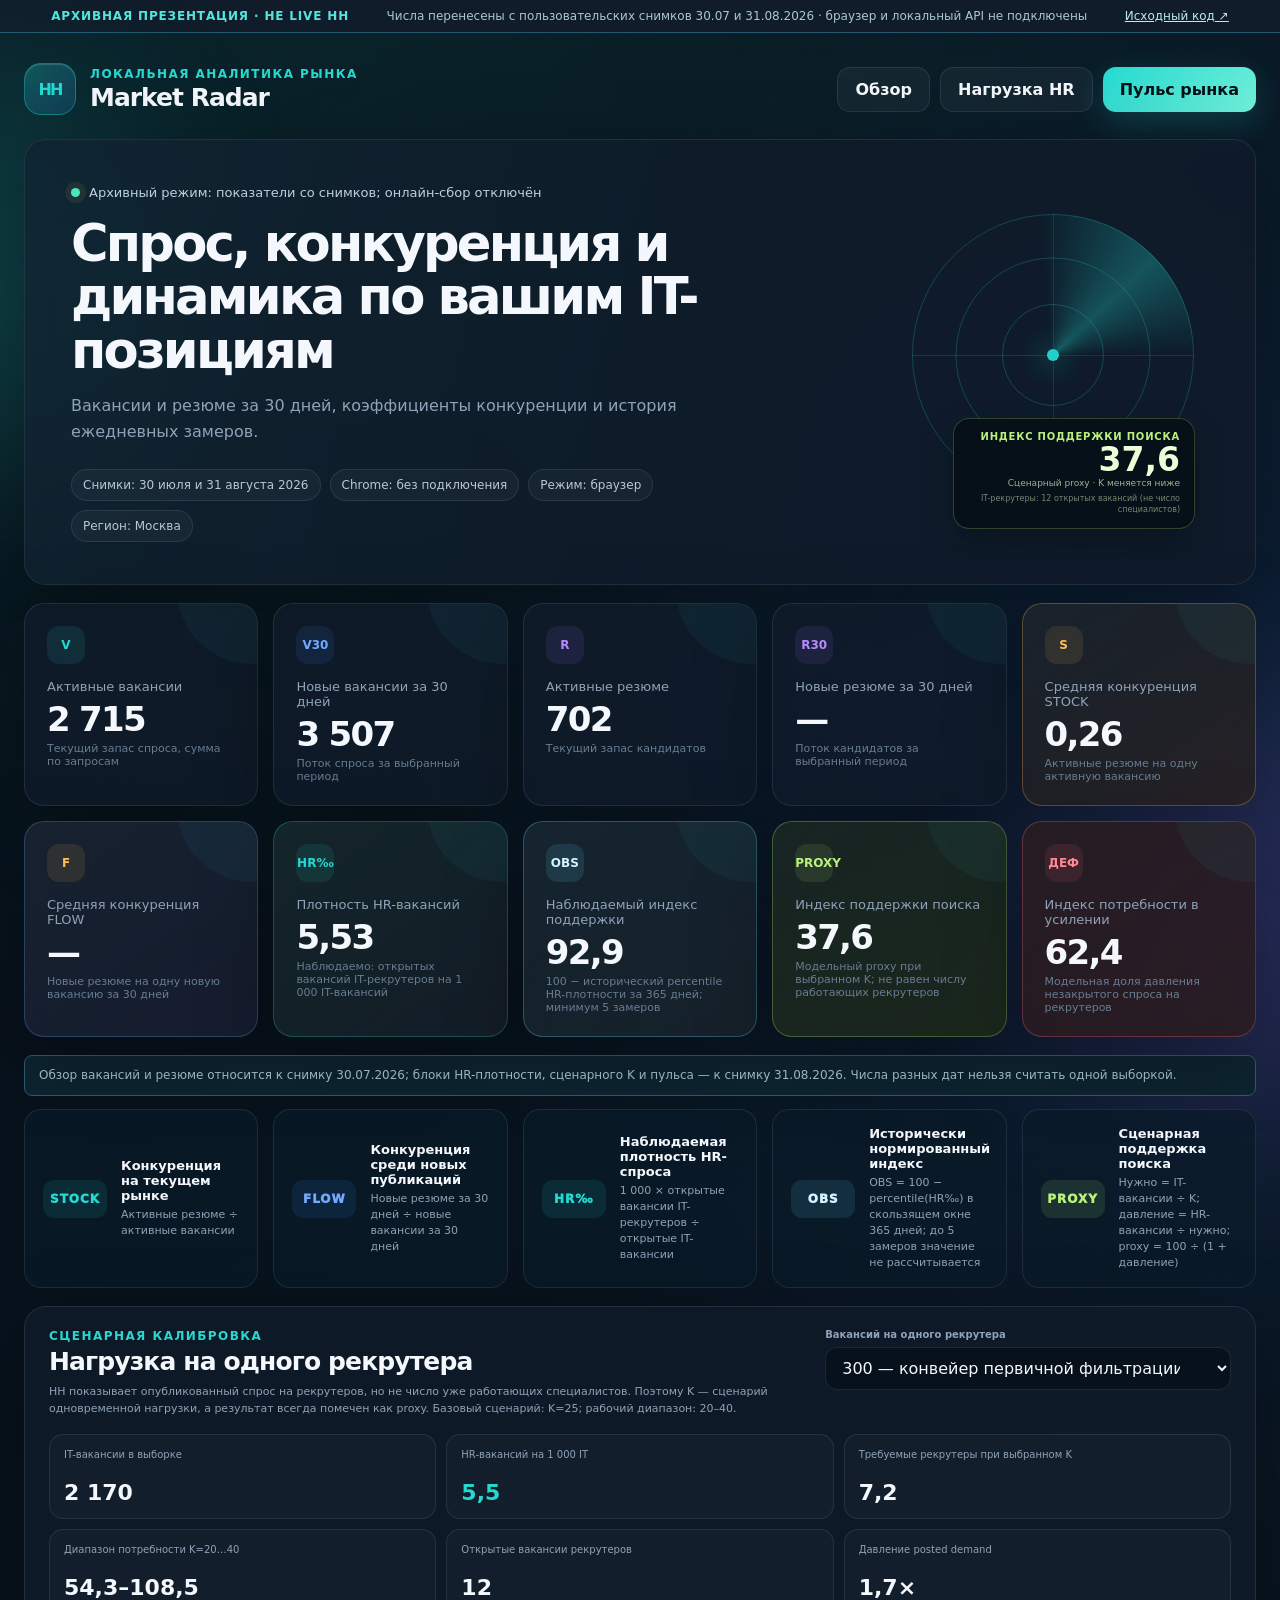
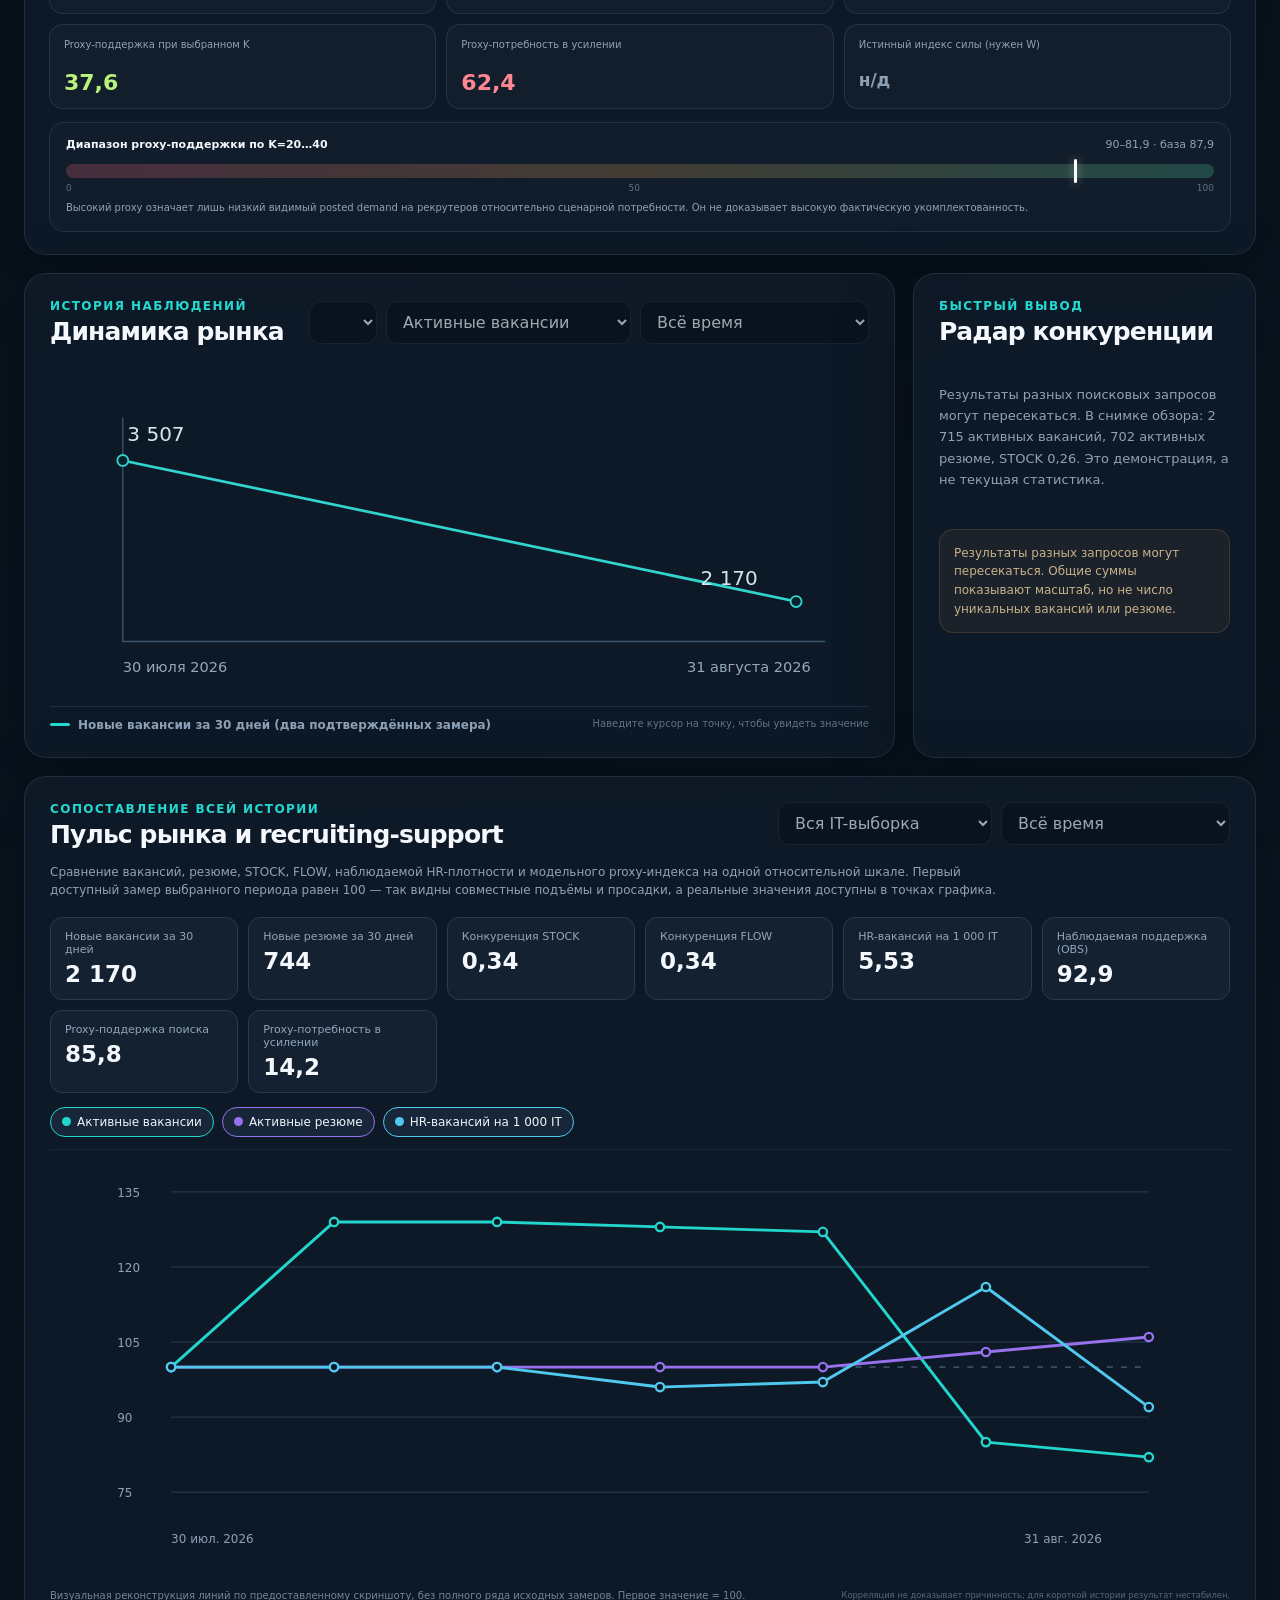
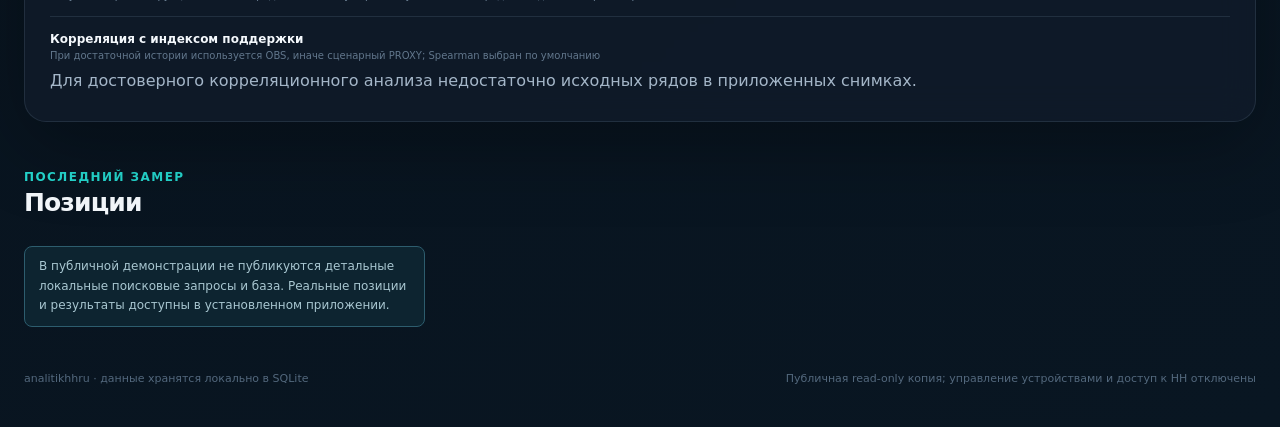
<file: docs/index.html>
<!doctype html>
<html lang="ru">
<head>
  <meta charset="utf-8">
  <meta name="viewport" content="width=device-width, initial-scale=1">
  <meta name="color-scheme" content="dark">
  <title>HH Market Radar — реальная панель / архивный просмотр</title><meta name="description" content="Интерактивная read-only демонстрация HH Market Radar на исходной HTML/CSS-разметке приложения. Показатели из архивных снимков 2026 года."><link rel="canonical" href="https://musikfed.github.io/analitikhhru/">
  <link rel="stylesheet" href="./assets/app.css">
</head>
<body class="snapshot-demo"><div class="snapshot-banner"><strong>АРХИВНАЯ ПРЕЗЕНТАЦИЯ · НЕ LIVE HH</strong><span>Числа перенесены с пользовательских снимков 30.07 и 31.08.2026 · браузер и локальный API не подключены</span><a href="https://github.com/musikfed/analitikhhru">Исходный код ↗</a></div>
  <div class="ambient ambient-one"></div>
  <div class="ambient ambient-two"></div>

  <main class="shell">
    <header class="topbar">
      <div class="brand-wrap">
        <div class="logo" aria-hidden="true"><span>HH</span></div>
        <div>
          <div class="eyebrow">Локальная аналитика рынка</div>
          <h1>Market Radar</h1>
        </div>
      </div>
      <div class="top-actions"><a class="button button-ghost" href="#overview">Обзор</a><a class="button button-ghost" href="#capacity">Нагрузка HR</a><a class="button button-primary" href="#pulse">Пульс рынка</a></div></header>

    <section class="hero panel" id="overview">
      <div class="hero-copy">
        <div class="status-line">
          <span class="status-dot" id="statusDot"></span>
          <span id="statusText">Подключение к локальному серверу…</span>
        </div>
        <h2>Спрос, конкуренция и динамика по вашим IT-позициям</h2>
        <p>Вакансии и резюме за 30 дней, коэффициенты конкуренции и история ежедневных замеров.</p>
        <div class="hero-meta">
          <span class="chip" id="lastUpdated">Последний замер: —</span>
          <span class="chip" id="browserStatus">Chrome-профиль: проверка…</span>
          <span class="chip">Режим: браузер</span>
          <span class="chip">Регион: Москва</span>
        </div>
      </div>
      <div class="radar-stage">
        <div class="radar-art" aria-hidden="true">
          <div class="radar-ring ring-1"></div>
          <div class="radar-ring ring-2"></div>
          <div class="radar-ring ring-3"></div>
          <div class="radar-sweep"></div>
          <div class="radar-core"></div>
        </div>
        <div class="force-index-hud">
          <span>Индекс поддержки поиска</span>
          <strong id="searchSupportHud">—</strong>
          <small id="searchForceStatus">Модельный показатель · истинная мощность неизвестна</small>
          <em id="searchForceRecruiters">IT-рекрутеры: —</em>
        </div>
      </div>
    </section>

    <section class="config-warning panel hidden" id="configWarning">
      <div>
        <strong>Сначала откройте Chrome и войдите в HH</strong>
        <span>Пароль вводится только на официальной странице hh.ru. После входа полностью закройте окно Chrome.</span>
      </div>
      <button class="button button-primary" type="button" id="warningSettingsButton">Подключить HH</button>
    </section>

    <section class="progress-wrap panel hidden" id="progressPanel">
      <div class="progress-head">
        <div>
          <strong id="progressTitle">Собираю данные</strong>
          <span id="progressMessage">Подготовка…</span>
        </div>
        <span id="progressCount">0 / 0</span>
      </div>
      <div class="progress-track"><div class="progress-bar" id="progressBar"></div></div>
    </section>

    <section class="kpi-grid" id="kpiGrid">
      <article class="kpi-card">
        <div class="kpi-icon cyan">V</div>
        <div class="kpi-label">Активные вакансии</div>
        <div class="kpi-value skeleton" data-kpi="vacancy_active_now">—</div>
        <div class="kpi-note">Текущий запас спроса, сумма по запросам</div>
      </article>
      <article class="kpi-card">
        <div class="kpi-icon blue">V30</div>
        <div class="kpi-label">Новые вакансии за 30 дней</div>
        <div class="kpi-value skeleton" data-kpi="vacancy_published_30d">—</div>
        <div class="kpi-note">Поток спроса за выбранный период</div>
      </article>
      <article class="kpi-card">
        <div class="kpi-icon violet">R</div>
        <div class="kpi-label">Активные резюме</div>
        <div class="kpi-value skeleton" data-kpi="resume_active_now">—</div>
        <div class="kpi-note">Текущий запас кандидатов</div>
      </article>
      <article class="kpi-card">
        <div class="kpi-icon violet">R30</div>
        <div class="kpi-label">Новые резюме за 30 дней</div>
        <div class="kpi-value skeleton" data-kpi="resume_active_published_30d">—</div>
        <div class="kpi-note">Поток кандидатов за выбранный период</div>
      </article>
      <article class="kpi-card featured">
        <div class="kpi-icon amber">S</div>
        <div class="kpi-label">Средняя конкуренция STOCK</div>
        <div class="kpi-value skeleton" data-kpi="competition_stock_average">—</div>
        <div class="kpi-note">Активные резюме на одну активную вакансию</div>
      </article>
      <article class="kpi-card featured flow-card">
        <div class="kpi-icon amber">F</div>
        <div class="kpi-label">Средняя конкуренция FLOW</div>
        <div class="kpi-value skeleton" data-kpi="competition_flow_average">—</div>
        <div class="kpi-note">Новые резюме на одну новую вакансию за 30 дней</div>
      </article>
      <article class="kpi-card featured density-card">
        <div class="kpi-icon density">HR‰</div>
        <div class="kpi-label">Плотность HR-вакансий</div>
        <div class="kpi-value skeleton" data-kpi="hr_vacancy_density">—</div>
        <div class="kpi-note">Наблюдаемо: открытых вакансий IT-рекрутеров на 1 000 IT-вакансий</div>
      </article>
      <article class="kpi-card featured observed-card">
        <div class="kpi-icon observed">OBS</div>
        <div class="kpi-label">Наблюдаемый индекс поддержки</div>
        <div class="kpi-value skeleton" data-kpi="observed_support_score">—</div>
        <div class="kpi-note">100 − исторический percentile HR-плотности за 365 дней; минимум 5 замеров</div>
      </article>
      <article class="kpi-card featured force-card">
        <div class="kpi-icon force">PROXY</div>
        <div class="kpi-label">Индекс поддержки поиска</div>
        <div class="kpi-value skeleton" data-kpi="proxy_support_index">—</div>
        <div class="kpi-note">Модельный proxy при выбранном K; не равен числу работающих рекрутеров</div>
      </article>
      <article class="kpi-card featured deficit-card">
        <div class="kpi-icon deficit">ДЕФ</div>
        <div class="kpi-label">Индекс потребности в усилении</div>
        <div class="kpi-value skeleton" data-kpi="proxy_deficit_index">—</div>
        <div class="kpi-note">Модельная доля давления незакрытого спроса на рекрутеров</div>
      </article>
    </section>

    <section class="formula-grid" aria-label="Формулы коэффициентов конкуренции">
      <article class="formula-card stock-formula">
        <div class="formula-tag">STOCK</div>
        <div>
          <strong>Конкуренция на текущем рынке</strong>
          <span>Активные резюме ÷ активные вакансии</span>
        </div>
      </article>
      <article class="formula-card flow-formula">
        <div class="formula-tag">FLOW</div>
        <div>
          <strong>Конкуренция среди новых публикаций</strong>
          <span>Новые резюме за 30 дней ÷ новые вакансии за 30 дней</span>
        </div>
      </article>
      <article class="formula-card density-formula">
        <div class="formula-tag">HR‰</div>
        <div>
          <strong>Наблюдаемая плотность HR-спроса</strong>
          <span>1 000 × открытые вакансии IT-рекрутеров ÷ открытые IT-вакансии</span>
        </div>
      </article>
      <article class="formula-card observed-formula">
        <div class="formula-tag">OBS</div>
        <div>
          <strong>Исторически нормированный индекс</strong>
          <span>OBS = 100 − percentile(HR‰) в скользящем окне 365 дней; до 5 замеров значение не рассчитывается</span>
        </div>
      </article>
      <article class="formula-card force-formula">
        <div class="formula-tag">PROXY</div>
        <div>
          <strong>Сценарная поддержка поиска</strong>
          <span>Нужно = IT-вакансии ÷ K; давление = HR-вакансии ÷ нужно; proxy = 100 ÷ (1 + давление)</span>
        </div>
      </article>
    </section>

    <section id="capacity" class="panel force-model-panel" aria-labelledby="forceModelTitle">
      <div class="force-model-head">
        <div>
          <div class="eyebrow">Сценарная калибровка</div>
          <h3 id="forceModelTitle">Нагрузка на одного рекрутера</h3>
          <p>HH показывает опубликованный спрос на рекрутеров, но не число уже работающих специалистов. Поэтому K — сценарий одновременной нагрузки, а результат всегда помечен как proxy. Базовый сценарий: K=25; рабочий диапазон: 20–40.</p>
        </div>
        <label class="capacity-control">
          <span>Вакансий на одного рекрутера</span>
          <select id="capacitySelect" aria-label="Норма вакансий на одного рекрутера">
            <option value="15">15 — high-touch / нишевые роли</option>
            <option value="20">20 — сложный IT, активный сорсинг</option>
            <option value="25">25 — базовый IT-сценарий</option>
            <option value="30">30 — умеренно высокая нагрузка</option>
            <option value="40">40 — стрессовый сценарий</option>
            <option value="60">60 — массовый / автоматизированный</option>
            <option value="100">100 — legacy-сравнение</option>
            <option value="300">300 — конвейер первичной фильтрации</option>
          </select>
        </label>
      </div>
      <div class="force-model-grid">
        <div class="model-stat"><span>IT-вакансии в выборке</span><strong id="modelTargetVacancies">—</strong></div>
        <div class="model-stat density"><span>HR-вакансий на 1 000 IT</span><strong id="modelHrDensity">—</strong></div>
        <div class="model-stat"><span>Требуемые рекрутеры при выбранном K</span><strong id="modelRequiredRecruiters">—</strong></div>
        <div class="model-stat"><span>Диапазон потребности K=20…40</span><strong id="modelRequiredRange">—</strong></div>
        <div class="model-stat"><span>Открытые вакансии рекрутеров</span><strong id="modelOpenRecruiterVacancies">—</strong></div>
        <div class="model-stat"><span>Давление posted demand</span><strong id="modelRecruitingPressure">—</strong></div>
        <div class="model-stat force"><span>Proxy-поддержка при выбранном K</span><strong id="modelForceIndex">—</strong></div>
        <div class="model-stat deficit"><span>Proxy-потребность в усилении</span><strong id="modelDeficitIndex">—</strong></div>
        <div class="model-stat unavailable"><span>Истинный индекс силы (нужен W)</span><strong id="modelTrueIndex">н/д</strong></div>
      </div>
      <div class="scenario-band-card">
        <div class="scenario-band-head"><strong>Диапазон proxy-поддержки по K=20…40</strong><span id="modelProxyRange">—</span></div>
        <div class="scenario-track" aria-label="Диапазон сценарного proxy-индекса">
          <div class="scenario-range" id="scenarioRange"></div>
          <div class="scenario-marker" id="scenarioBaseMarker" title="Базовый K=25"></div>
        </div>
        <div class="scenario-axis"><span>0</span><span>50</span><span>100</span></div>
        <p>Высокий proxy означает лишь низкий видимый posted demand на рекрутеров относительно сценарной потребности. Он не доказывает высокую фактическую укомплектованность.</p>
      </div>
    </section>

    <section class="workspace-grid">
      <article class="panel chart-panel">
        <div class="section-head">
          <div>
            <div class="eyebrow">История наблюдений</div>
            <h3>Динамика рынка</h3>
          </div>
          <div class="chart-controls">
            <select id="querySelect" aria-label="Специальность"></select>
            <select id="metricSelect" aria-label="Показатель">
              <option value="vacancy_active_now">Активные вакансии</option>
              <option value="vacancy_published_30d">Новые вакансии за 30 дней</option>
              <option value="resume_active_now">Активные резюме</option>
              <option value="resume_active_published_30d">Новые резюме за 30 дней</option>
              <option value="competition_stock">Конкуренция STOCK</option>
              <option value="competition_flow">Конкуренция FLOW за 30 дней</option>
            </select>
            <select id="historyRangeSelect" aria-label="Период истории">
              <option value="1d">Последние 24 часа</option>
              <option value="7d">Последние 7 дней</option>
              <option value="all" selected>Всё время</option>
            </select>
          </div>
        </div>
        <div class="chart-wrap" id="chartWrap">
          <svg id="historyChart" viewBox="0 0 900 340" role="img" aria-label="График динамики"></svg>
          <div class="chart-empty hidden" id="chartEmpty">Для графика нужны замеры хотя бы за две даты.</div>
        </div>
        <div class="chart-legend">
          <span><i></i><b id="chartLegend">Показатель</b></span>
          <small>Наведите курсор на точку, чтобы увидеть значение</small>
        </div>
      </article>

      <aside class="panel insight-panel">
        <div class="eyebrow">Быстрый вывод</div>
        <h3>Радар конкуренции</h3>
        <div id="insights" class="insights"></div>
        <div class="notice">
          Результаты разных запросов могут пересекаться. Общие суммы показывают масштаб, но не число уникальных вакансий или резюме.
        </div>
      </aside>
    </section>

    <section id="pulse" class="panel pulse-panel" aria-labelledby="pulseTitle">
      <div class="section-head pulse-head">
        <div>
          <div class="eyebrow">Сопоставление всей истории</div>
          <h3 id="pulseTitle">Пульс рынка и recruiting-support</h3>
        </div>
        <div class="chart-controls pulse-controls">
          <select id="pulseScopeSelect" aria-label="Срез аналитики">
            <option value="market">Вся IT-выборка</option>
            <option value="hr">HR / IT-рекрутинг</option>
          </select>
          <select id="pulseRangeSelect" aria-label="Период пульса">
            <option value="1d">Последние 24 часа</option>
            <option value="7d">Последние 7 дней</option>
            <option value="all" selected>Всё время</option>
          </select>
        </div>
      </div>

      <p class="pulse-intro">
        Сравнение вакансий, резюме, STOCK, FLOW, наблюдаемой HR-плотности и модельного proxy-индекса на одной относительной шкале.
        Первый доступный замер выбранного периода равен 100 — так видны совместные подъёмы и просадки,
        а реальные значения доступны в точках графика.
      </p>

      <div class="pulse-latest" id="pulseLatest"></div>
      <div class="series-toggles" id="pulseSeriesToggles" aria-label="Линии графика"></div>

      <div class="pulse-chart-wrap">
        <svg id="pulseChart" viewBox="0 0 1100 430" role="img" aria-label="Сравнительный график пульса рынка и HR"></svg>
        <div class="chart-empty hidden" id="pulseEmpty">Для сравнения нужны сохранённые замеры.</div>
      </div>

      <div class="pulse-foot">
        <span id="pulseCoverageNote">Связь рассчитывается только по доступным совпадающим или лагированным замерам.</span>
        <small>Корреляция не доказывает причинность; для короткой истории результат нестабилен.</small>
      </div>

      <div class="correlation-section">
        <div class="correlation-title">
          <div><strong>Корреляция с индексом поддержки</strong><span>При достаточной истории используется OBS, иначе сценарный PROXY; Spearman выбран по умолчанию</span></div>
          <div class="correlation-controls">
            <select id="correlationMethodSelect" aria-label="Метод корреляции">
              <option value="spearman" selected>Spearman</option>
              <option value="pearson">Pearson</option>
            </select>
            <select id="correlationLagSelect" aria-label="Лаг корреляции">
              <option value="0" selected>Лаг 0 дней</option>
              <option value="7">Proxy опережает на 7 дней</option>
              <option value="14">Proxy опережает на 14 дней</option>
              <option value="30">Proxy опережает на 30 дней</option>
            </select>
          </div>
        </div>
        <div class="correlation-grid" id="pulseCorrelations"></div>
      </div>
    </section>

    <section class="positions-section" id="positions">
      <div class="section-head positions-head">
        <div>
          <div class="eyebrow">Последний замер</div>
          <h3>Позиции</h3>
        </div>
        <label class="search-box">
          <span>⌕</span>
          <input id="positionSearch" type="search" placeholder="Фильтр по названию">
        </label>
      </div>
      <div class="position-grid" id="positionGrid"></div>
      <div class="empty-state hidden" id="emptyState">
        <div class="empty-icon">↻</div>
        <h3>Данных пока нет</h3>
        <p>Подробные результаты позиций есть только в локальной базе.</p>
        <button class="button button-primary" type="button" id="emptyCollectButton">Выполнить первый сбор</button>
      </div>
    </section>

    <section class="panel error-panel hidden" id="errorPanel">
      <div class="section-head">
        <div>
          <div class="eyebrow">Диагностика</div>
          <h3>Предупреждения браузерного сбора</h3>
        </div>
      </div>
      <div id="errorList"></div>
    </section>

    <footer>
      <span>analitikhhru · данные хранятся локально в SQLite</span>
      <span>Публичная read-only копия; управление устройствами и доступ к HH отключены</span>
    </footer>
  </main>

  
  <script defer src="./assets/snapshot.js"></script>
</body>
</html>
</file>
<file: docs/assets/app.css>
:root {
  --bg: #071019;
  --panel: rgba(16, 28, 42, 0.82);
  --panel-strong: rgba(18, 33, 49, 0.96);
  --line: rgba(148, 177, 206, 0.14);
  --text: #f4f8fc;
  --muted: #8fa3b8;
  --cyan: #25d9d0;
  --blue: #398cff;
  --violet: #9b6cff;
  --amber: #ffbd59;
  --green: #53e3a6;
  --red: #ff6b7a;
  --radius: 22px;
  --shadow: 0 22px 80px rgba(0, 0, 0, 0.30);
  font-family: Inter, ui-sans-serif, system-ui, -apple-system, BlinkMacSystemFont, "Segoe UI", sans-serif;
}

* { box-sizing: border-box; }
html { min-width: 320px; background: var(--bg); }
body {
  margin: 0;
  min-height: 100vh;
  color: var(--text);
  background:
    radial-gradient(circle at 15% -10%, rgba(37, 217, 208, 0.12), transparent 34%),
    radial-gradient(circle at 100% 20%, rgba(57, 140, 255, 0.12), transparent 28%),
    linear-gradient(145deg, #071019 0%, #08131e 48%, #091622 100%);
  overflow-x: hidden;
}

button, input, select { font: inherit; }
button, a { -webkit-tap-highlight-color: transparent; }
a { color: inherit; text-decoration: none; }

.ambient { position: fixed; border-radius: 50%; filter: blur(90px); pointer-events: none; opacity: .18; }
.ambient-one { width: 380px; height: 380px; background: var(--cyan); top: 10%; left: -220px; }
.ambient-two { width: 420px; height: 420px; background: var(--violet); bottom: -220px; right: -180px; }

.shell { width: min(1480px, calc(100% - 48px)); margin: 0 auto; padding: 30px 0 42px; position: relative; z-index: 1; }
.topbar { display: flex; align-items: center; justify-content: space-between; gap: 20px; margin-bottom: 24px; }
.brand-wrap { display: flex; align-items: center; gap: 14px; }
.logo {
  width: 52px; height: 52px; border-radius: 17px; display: grid; place-items: center;
  background: linear-gradient(145deg, rgba(37,217,208,.26), rgba(57,140,255,.17));
  border: 1px solid rgba(37,217,208,.34); box-shadow: inset 0 1px 0 rgba(255,255,255,.14);
}
.logo span { font-weight: 900; letter-spacing: -2px; color: var(--cyan); }
.eyebrow { color: var(--cyan); font-size: 12px; font-weight: 800; letter-spacing: .12em; text-transform: uppercase; }
h1 { margin: 2px 0 0; font-size: 25px; letter-spacing: -.04em; }
h2 { margin: 16px 0 10px; font-size: clamp(31px, 4vw, 52px); line-height: 1.04; letter-spacing: -.055em; max-width: 820px; }
h3 { margin: 4px 0 0; font-size: 25px; letter-spacing: -.035em; }
p { color: var(--muted); line-height: 1.65; }

.top-actions { display: flex; gap: 10px; }
.button {
  border: 0; border-radius: 13px; padding: 12px 17px; font-weight: 800; cursor: pointer;
  display: inline-flex; align-items: center; justify-content: center; gap: 9px; transition: .2s ease;
}
.button:hover { transform: translateY(-1px); }
.button:disabled { opacity: .55; cursor: not-allowed; transform: none; }
.button-primary { color: #041316; background: linear-gradient(135deg, var(--cyan), #72f0d9); box-shadow: 0 10px 34px rgba(37,217,208,.2); }
.button-ghost { color: var(--text); background: rgba(255,255,255,.045); border: 1px solid var(--line); }
.button-icon { font-size: 18px; line-height: 1; }
.button.loading .button-icon { animation: spin 1s linear infinite; }
@keyframes spin { to { transform: rotate(360deg); } }

.panel { background: var(--panel); border: 1px solid var(--line); border-radius: var(--radius); box-shadow: var(--shadow); backdrop-filter: blur(18px); }
.hero { min-height: 320px; padding: 42px 46px; display: flex; align-items: center; justify-content: space-between; overflow: hidden; position: relative; }
.hero::before { content: ""; position: absolute; inset: 0; background: linear-gradient(105deg, rgba(37,217,208,.04), transparent 58%); pointer-events: none; }
.hero-copy { position: relative; z-index: 2; }
.hero-copy > p { max-width: 720px; font-size: 16px; }
.status-line { display: inline-flex; align-items: center; gap: 9px; color: #bed0df; font-size: 13px; }
.status-dot { width: 9px; height: 9px; border-radius: 50%; background: var(--amber); box-shadow: 0 0 0 6px rgba(255,189,89,.08); }
.status-dot.ok { background: var(--green); box-shadow: 0 0 0 6px rgba(83,227,166,.08); }
.status-dot.error { background: var(--red); box-shadow: 0 0 0 6px rgba(255,107,122,.08); }
.hero-meta { display: flex; flex-wrap: wrap; gap: 9px; margin-top: 23px; }
.chip { padding: 8px 11px; border: 1px solid var(--line); background: rgba(255,255,255,.035); color: #b9c8d6; border-radius: 999px; font-size: 12px; }

.radar-stage { width: 430px; height: 330px; position: relative; flex: 0 0 430px; margin-right: 6px; }
.radar-art { width: 300px; height: 300px; position: absolute; right: 0; top: 8px; opacity: .95; }
.radar-ring { position: absolute; border: 1px solid rgba(37,217,208,.25); border-radius: 50%; inset: 50%; transform: translate(-50%, -50%); }
.ring-1 { width: 94%; height: 94%; }
.ring-2 { width: 65%; height: 65%; }
.ring-3 { width: 34%; height: 34%; }
.radar-art::before, .radar-art::after { content: ""; position: absolute; background: rgba(37,217,208,.16); }
.radar-art::before { width: 1px; height: 94%; left: 50%; top: 3%; }
.radar-art::after { height: 1px; width: 94%; top: 50%; left: 3%; }
.radar-sweep {
  position: absolute; inset: 3%; border-radius: 50%;
  background: conic-gradient(from 90deg, transparent 0 73%, rgba(37,217,208,.32) 88%, transparent 100%);
  animation: radar 5s linear infinite;
}
.radar-core { position: absolute; width: 12px; height: 12px; border-radius: 50%; background: var(--cyan); box-shadow: 0 0 28px var(--cyan); left: calc(50% - 6px); top: calc(50% - 6px); }
@keyframes radar { to { transform: rotate(360deg); } }

.progress-wrap { margin-top: 16px; padding: 18px 22px; }
.progress-head { display: flex; justify-content: space-between; gap: 20px; margin-bottom: 12px; }
.progress-head strong { display: block; font-size: 14px; }
.progress-head span { color: var(--muted); font-size: 12px; }
.progress-track { height: 7px; border-radius: 10px; background: rgba(255,255,255,.06); overflow: hidden; }
.progress-bar { height: 100%; width: 0; background: linear-gradient(90deg, var(--cyan), var(--blue)); border-radius: inherit; transition: width .3s ease; }

.kpi-grid { display: grid; grid-template-columns: repeat(auto-fit, minmax(210px, 1fr)); gap: 15px; margin: 18px 0; }
.kpi-card { min-height: 172px; padding: 22px; border-radius: 20px; background: var(--panel); border: 1px solid var(--line); box-shadow: var(--shadow); position: relative; overflow: hidden; }
.kpi-card::after { content: ""; position: absolute; width: 150px; height: 150px; border-radius: 50%; top: -90px; right: -70px; background: rgba(37,217,208,.05); }
.kpi-card.featured { border-color: rgba(255,189,89,.28); background: linear-gradient(145deg, rgba(26,35,46,.96), rgba(39,31,25,.78)); }
.kpi-card.flow-card { border-color: rgba(114,170,255,.25); background: linear-gradient(145deg, rgba(24,34,48,.96), rgba(24,31,50,.82)); }
.kpi-icon { width: 38px; height: 38px; display: grid; place-items: center; border-radius: 12px; font-size: 12px; font-weight: 900; margin-bottom: 15px; }
.kpi-icon.cyan { color: var(--cyan); background: rgba(37,217,208,.1); }
.kpi-icon.blue { color: #72aaff; background: rgba(57,140,255,.1); }
.kpi-icon.violet { color: #b58aff; background: rgba(155,108,255,.1); }
.kpi-icon.amber { color: var(--amber); background: rgba(255,189,89,.1); }
.kpi-icon.observed { color: #d3f5ff; background: rgba(100,215,255,.12); }
.kpi-card.observed-card { border-color: rgba(100,215,255,.28); background: linear-gradient(145deg, rgba(22,37,48,.96), rgba(25,35,44,.82)); }
.kpi-icon.force { color: #b8f27c; background: rgba(184,242,124,.1); }
.kpi-icon.density { color: var(--cyan); background: rgba(37,217,208,.1); }
.kpi-card.density-card { border-color: rgba(37,217,208,.25); background: linear-gradient(145deg, rgba(20,38,43,.96), rgba(22,31,41,.82)); }
.kpi-icon.deficit { color: #ff8794; background: rgba(255,107,122,.1); }
.kpi-card.deficit-card { border-color: rgba(255,107,122,.28); background: linear-gradient(145deg, rgba(39,28,35,.96), rgba(42,26,28,.82)); }
.kpi-card.force-card { border-color: rgba(184,242,124,.28); background: linear-gradient(145deg, rgba(24,37,36,.96), rgba(30,42,24,.82)); }
.kpi-label { color: var(--muted); font-size: 13px; }
.kpi-value { margin: 5px 0 3px; font-size: 34px; font-weight: 900; letter-spacing: -.05em; }
.kpi-note { color: #687d92; font-size: 11px; }

.formula-grid { display: grid; grid-template-columns: repeat(5, minmax(0, 1fr)); gap: 15px; margin: -2px 0 18px; }
.formula-card { display: flex; align-items: center; gap: 14px; padding: 16px 18px; border-radius: 17px; border: 1px solid var(--line); background: rgba(11,27,41,.72); }
.formula-tag { min-width: 64px; height: 38px; display: grid; place-items: center; border-radius: 11px; font-size: 12px; font-weight: 950; letter-spacing: .08em; }
.stock-formula .formula-tag { color: var(--cyan); background: rgba(37,217,208,.10); }
.flow-formula .formula-tag { color: #72aaff; background: rgba(57,140,255,.11); }
.density-formula .formula-tag { color: var(--cyan); background: rgba(37,217,208,.10); }
.observed-formula .formula-tag { color: #d3f5ff; background: rgba(100,215,255,.11); }
.force-formula .formula-tag { color: #b8f27c; background: rgba(184,242,124,.11); }
.formula-card strong { display: block; font-size: 13px; margin-bottom: 4px; }
.formula-card span { display: block; color: var(--muted); font-size: 11px; line-height: 1.45; }

.force-model-panel { margin: 0 0 18px; padding: 22px 24px; }
.force-model-head { display: flex; justify-content: space-between; align-items: flex-start; gap: 24px; }
.force-model-head p { max-width: 760px; margin: 7px 0 0; font-size: 11px; line-height: 1.55; }
.capacity-control { display: grid; gap: 7px; min-width: 280px; }
.capacity-control span { color: var(--muted); font-size: 10px; font-weight: 800; }
.capacity-control select { max-width: none; width: 100%; }
.force-model-grid { display: grid; grid-template-columns: repeat(3, minmax(160px,1fr)); gap: 10px; margin-top: 17px; }
.model-stat { padding: 13px 14px; border: 1px solid var(--line); border-radius: 14px; background: rgba(255,255,255,.025); }
.model-stat span { display: block; min-height: 28px; color: var(--muted); font-size: 10px; line-height: 1.35; }
.model-stat strong { display: block; margin-top: 4px; font-size: 22px; }
.model-stat.density strong { color: var(--cyan); }
.model-stat.force strong { color: #b8f27c; }
.model-stat.deficit strong { color: #ff8794; }
.model-stat.unavailable strong { color: #8ba0b4; font-size: 17px; }
.scenario-band-card { margin-top: 13px; padding: 15px 16px; border: 1px solid var(--line); border-radius: 15px; background: rgba(255,255,255,.02); }
.scenario-band-head { display:flex; justify-content:space-between; gap:16px; font-size:11px; }
.scenario-band-head span { color:var(--muted); }
.scenario-track { position:relative; height:14px; margin-top:13px; border-radius:999px; background:linear-gradient(90deg, rgba(255,107,122,.22), rgba(255,189,89,.20), rgba(83,227,166,.22)); overflow:visible; }
.scenario-range { position:absolute; top:2px; height:10px; border-radius:999px; background:rgba(184,242,124,.75); box-shadow:0 0 14px rgba(184,242,124,.28); }
.scenario-marker { position:absolute; top:-5px; width:3px; height:24px; border-radius:3px; background:#fff; box-shadow:0 0 10px rgba(255,255,255,.45); transform:translateX(-1px); }
.scenario-axis { display:flex; justify-content:space-between; margin-top:5px; color:#60758a; font-size:9px; }
.scenario-band-card p { margin:8px 0 0; font-size:10px; line-height:1.45; }

.workspace-grid { display: grid; grid-template-columns: minmax(0, 1.65fr) minmax(300px, .65fr); gap: 18px; }
.chart-panel, .insight-panel { padding: 25px; min-height: 480px; }
.section-head { display: flex; align-items: center; justify-content: space-between; gap: 18px; }
.chart-controls { display: flex; gap: 9px; }
select, .search-box { border: 1px solid var(--line); background: rgba(6,15,24,.72); color: var(--text); border-radius: 12px; }
select { padding: 10px 34px 10px 12px; max-width: 245px; }
.chart-wrap { height: 340px; margin-top: 20px; position: relative; }
#historyChart { width: 100%; height: 100%; overflow: visible; }
.chart-empty { position: absolute; inset: 0; display: grid; place-items: center; color: var(--muted); text-align: center; padding: 20px; }
.chart-legend { display: flex; justify-content: space-between; color: var(--muted); font-size: 12px; padding-top: 11px; border-top: 1px solid var(--line); }
.chart-legend span { display: inline-flex; align-items: center; gap: 8px; }
.chart-legend i { width: 20px; height: 3px; border-radius: 9px; background: var(--cyan); }
.chart-legend small { color: #61758a; }
.chart-tooltip { pointer-events: none; }

.insights { display: grid; gap: 12px; margin: 25px 0; }
.insight-item { display: grid; grid-template-columns: 42px 1fr; gap: 12px; align-items: center; padding: 13px; border-radius: 15px; background: rgba(255,255,255,.035); border: 1px solid rgba(255,255,255,.04); }
.insight-rank { width: 42px; height: 42px; border-radius: 13px; display: grid; place-items: center; background: rgba(37,217,208,.08); color: var(--cyan); font-weight: 900; }
.insight-item strong { display: block; font-size: 13px; line-height: 1.35; }
.insight-item span { color: var(--muted); font-size: 12px; }
.notice { padding: 14px; border-radius: 14px; background: rgba(255,189,89,.06); border: 1px solid rgba(255,189,89,.14); color: #c7b28c; font-size: 12px; line-height: 1.55; }


.pulse-panel { margin-top: 18px; padding: 25px; }
.pulse-head { align-items: flex-start; }
.pulse-controls { flex-wrap: wrap; justify-content: flex-end; }
.pulse-intro { max-width: 980px; margin: 14px 0 17px; font-size: 12px; line-height: 1.55; }
.pulse-latest { display: grid; grid-template-columns: repeat(6, minmax(118px, 1fr)); gap: 10px; margin-bottom: 14px; }
.pulse-stat { padding: 12px 13px; border-radius: 14px; border: 1px solid var(--line); background: rgba(255,255,255,.025); min-width: 0; }
.pulse-stat span { display: block; color: var(--muted); font-size: 10px; line-height: 1.25; min-height: 25px; }
.pulse-stat strong { display: block; margin-top: 3px; font-size: 21px; letter-spacing: -.035em; }
.pulse-stat small { display: block; margin-top: 3px; color: #61758a; font-size: 9px; white-space: nowrap; overflow: hidden; text-overflow: ellipsis; }
.series-toggles { display: flex; flex-wrap: wrap; gap: 8px; margin: 4px 0 12px; }
.series-toggle { border: 1px solid var(--line); border-radius: 999px; padding: 7px 10px; color: #7890a6; background: rgba(255,255,255,.025); cursor: pointer; font-size: 10px; font-weight: 800; transition: .18s ease; }
.series-toggle::before { content: ""; display: inline-block; width: 9px; height: 9px; margin-right: 7px; border-radius: 50%; background: var(--series-color); opacity: .38; vertical-align: -1px; }
.series-toggle.active { color: #dce8f2; border-color: color-mix(in srgb, var(--series-color) 48%, transparent); background: color-mix(in srgb, var(--series-color) 9%, transparent); }
.series-toggle.active::before { opacity: 1; box-shadow: 0 0 10px color-mix(in srgb, var(--series-color) 55%, transparent); }
.pulse-chart-wrap { height: 430px; position: relative; border-top: 1px solid rgba(148,177,206,.08); }
#pulseChart { width: 100%; height: 100%; overflow: visible; }
.pulse-foot { display: flex; justify-content: space-between; gap: 18px; color: #71869a; font-size: 10px; padding: 11px 0 15px; border-bottom: 1px solid var(--line); }
.pulse-foot small { color: #53687d; text-align: right; }
.correlation-section { margin-top: 15px; }
.correlation-title { display: flex; justify-content: space-between; align-items: flex-end; gap: 16px; margin-bottom: 10px; }
.correlation-title strong { display:block; font-size: 12px; }
.correlation-title span { display:block; margin-top:4px; color: #62778c; font-size: 10px; }
.correlation-controls { display:flex; gap:8px; flex-wrap:wrap; }
.correlation-controls select { max-width:230px; font-size:10px; padding-top:8px; padding-bottom:8px; }
.correlation-grid { display: grid; grid-template-columns: repeat(auto-fit, minmax(170px, 1fr)); gap: 9px; }
.correlation-card { padding: 12px 13px; border: 1px solid var(--line); border-radius: 14px; background: rgba(255,255,255,.025); }
.correlation-card span { display: block; color: var(--muted); font-size: 10px; line-height: 1.3; }
.correlation-card strong { display: block; margin: 4px 0 2px; font-size: 19px; }
.correlation-card small { color: #61758a; font-size: 9px; }
.correlation-card.positive strong { color: var(--green); }
.correlation-card.negative strong { color: var(--red); }
.correlation-card.neutral strong { color: var(--amber); }

.positions-section { margin-top: 28px; }
.positions-head { margin-bottom: 14px; }
.search-box { display: flex; align-items: center; gap: 8px; padding: 0 12px; }
.search-box input { width: 220px; border: 0; outline: 0; color: var(--text); background: transparent; padding: 11px 0; }
.search-box input::placeholder { color: #607387; }
.position-grid { display: grid; grid-template-columns: repeat(3, minmax(0, 1fr)); gap: 15px; }
.position-card { padding: 21px; background: var(--panel); border: 1px solid var(--line); border-radius: 19px; box-shadow: var(--shadow); transition: .2s ease; }
.position-card:hover { transform: translateY(-2px); border-color: rgba(37,217,208,.25); }
.position-title { min-height: 48px; font-size: 17px; font-weight: 850; letter-spacing: -.02em; }
.position-query { color: #667b90; font-size: 11px; white-space: nowrap; overflow: hidden; text-overflow: ellipsis; margin-top: 3px; }
.metric-pairs { display: grid; grid-template-columns: 1fr 1fr; gap: 9px; margin: 18px 0; }
.metric-box { padding: 11px; border-radius: 13px; background: rgba(255,255,255,.03); }
.metric-box span { color: var(--muted); font-size: 10px; display: block; min-height: 26px; line-height: 1.25; }
.metric-box strong { display: block; font-size: 20px; }
.metric-box small { display: block; margin-top: 4px; color: #5f7489; font-size: 9px; line-height: 1.25; }
.competition-list { display: grid; gap: 0; margin-top: 2px; }
.competition-row { display: flex; justify-content: space-between; align-items: center; gap: 12px; padding: 12px 0; border-top: 1px solid var(--line); }
.competition-copy { min-width: 0; }
.competition-copy span { display: block; color: var(--muted); font-size: 11px; }
.competition-copy small { display: block; margin-top: 3px; color: #5f7489; font-size: 9px; line-height: 1.25; }
.competition-badge { padding: 6px 9px; border-radius: 10px; font-size: 12px; font-weight: 900; }
.level-low { color: var(--green); background: rgba(83,227,166,.09); }
.level-mid { color: var(--amber); background: rgba(255,189,89,.09); }
.level-high { color: var(--red); background: rgba(255,107,122,.09); }
.level-na { color: var(--muted); background: rgba(255,255,255,.05); }
.resume-warning { margin-top: 11px; color: #ad8c91; font-size: 10px; line-height: 1.4; }

.error-panel { margin-top: 18px; padding: 24px; }
.error-row { padding: 12px 0; border-bottom: 1px solid var(--line); color: #d2a5aa; font-size: 12px; }
.error-row:last-child { border-bottom: 0; }
.empty-state { padding: 60px 20px; text-align: center; border: 1px dashed rgba(148,177,206,.2); border-radius: var(--radius); background: rgba(255,255,255,.02); }
.empty-state p { margin: 8px auto 22px; max-width: 510px; }
.empty-icon { font-size: 37px; color: var(--cyan); }
footer { margin-top: 30px; display: flex; justify-content: space-between; gap: 16px; color: #53687d; font-size: 11px; }
.toast { position: fixed; right: 24px; bottom: 24px; max-width: 380px; padding: 14px 17px; border-radius: 13px; background: #152638; border: 1px solid rgba(37,217,208,.25); box-shadow: var(--shadow); transform: translateY(120px); opacity: 0; transition: .25s ease; z-index: 30; }
.toast.show { transform: translateY(0); opacity: 1; }
.hidden { display: none !important; }
.skeleton { animation: shimmer 1.3s ease-in-out infinite alternate; color: rgba(255,255,255,.35); }
@keyframes shimmer { to { color: rgba(255,255,255,.7); } }

@media (max-width: 1100px) {
  .radar-stage { width: 350px; height: 290px; flex-basis: 350px; margin-right: 0; }
  .radar-art { width: 250px; height: 250px; }
  .kpi-grid { grid-template-columns: repeat(3, 1fr); }
  .position-grid { grid-template-columns: repeat(2, 1fr); }
  .workspace-grid { grid-template-columns: 1fr; }
  .pulse-latest { grid-template-columns: repeat(3, minmax(0, 1fr)); }
  .force-model-grid { grid-template-columns: repeat(3, minmax(0, 1fr)); }
  .formula-grid { grid-template-columns: 1fr 1fr; }
  .insight-panel { min-height: auto; }
}
@media (max-width: 760px) {
  .shell { width: min(100% - 24px, 1480px); padding-top: 16px; }
  .topbar, .section-head, footer { align-items: stretch; flex-direction: column; }
  .top-actions { width: 100%; }
  .top-actions .button { flex: 1; }
  .hero { padding: 29px 24px; min-height: auto; }
  .radar-stage { position: absolute; width: 330px; right: -90px; top: 15px; opacity: .28; }
  .radar-art { width: 240px; height: 240px; right: 0; }
  .hero-copy { max-width: 100%; }
  h2 { font-size: 35px; }
  .kpi-grid, .position-grid, .formula-grid { grid-template-columns: 1fr; }
  .chart-controls { width: 100%; flex-direction: column; }
  .pulse-latest { grid-template-columns: repeat(2, minmax(0, 1fr)); }
  .force-model-head { flex-direction: column; }
  .capacity-control { min-width: 0; width: 100%; }
  .force-model-grid { grid-template-columns: repeat(2, minmax(0, 1fr)); }
  .pulse-chart-wrap { height: 370px; }
  .pulse-foot, .correlation-title { flex-direction: column; align-items: flex-start; }
  .pulse-foot small { text-align: left; }
  select { max-width: none; width: 100%; }
  .search-box input { width: 100%; }
  .chart-legend { gap: 12px; flex-direction: column; }
}

/* API settings and diagnostics */
.config-warning {
  margin-top: 16px; padding: 18px 22px; display: flex; align-items: center;
  justify-content: space-between; gap: 18px; border-color: rgba(255,189,89,.28);
  background: linear-gradient(135deg, rgba(42,34,25,.92), rgba(20,29,39,.92));
}
.config-warning strong { display: block; color: #f2d19b; margin-bottom: 4px; }
.config-warning span { color: #b9a98d; font-size: 12px; line-height: 1.45; }
.button-danger { color: #ff9da7; background: rgba(255,107,122,.08); border: 1px solid rgba(255,107,122,.22); }
.button-danger:hover { background: rgba(255,107,122,.14); }
.button:disabled { opacity: .45; cursor: not-allowed; transform: none !important; }
.modal-open { overflow: hidden; }
.modal-backdrop {
  position: fixed; inset: 0; z-index: 100; display: grid; place-items: center;
  padding: 24px; background: rgba(2,7,12,.78); backdrop-filter: blur(12px);
}
.settings-modal { width: min(820px, 100%); max-height: calc(100vh - 48px); overflow: auto; padding: 28px; }
.modal-head { display: flex; align-items: flex-start; justify-content: space-between; gap: 20px; }
.icon-button {
  width: 40px; height: 40px; border-radius: 12px; border: 1px solid var(--line);
  background: rgba(255,255,255,.035); color: var(--text); font-size: 25px; cursor: pointer;
}
.settings-note {
  margin: 18px 0; padding: 14px 16px; border-radius: 14px; color: #b9c8d6;
  background: rgba(37,217,208,.055); border: 1px solid rgba(37,217,208,.14);
  font-size: 12px; line-height: 1.55;
}
.settings-form { display: grid; gap: 16px; }
.settings-form label { display: grid; gap: 7px; }
.settings-form label > span, .redirect-box > span { color: #b9c8d6; font-size: 12px; font-weight: 750; }
.settings-form small { color: #62778c; font-size: 10px; }
.settings-form input {
  width: 100%; border: 1px solid var(--line); border-radius: 12px; padding: 12px 13px;
  color: var(--text); background: rgba(6,15,24,.72); outline: none;
}
.settings-form input:focus { border-color: rgba(37,217,208,.55); box-shadow: 0 0 0 3px rgba(37,217,208,.08); }
.form-grid { display: grid; grid-template-columns: 1fr 1fr; gap: 14px; }
.redirect-box {
  display: grid; gap: 8px; padding: 13px 14px; border-radius: 13px;
  background: rgba(255,255,255,.025); border: 1px solid var(--line);
}
.redirect-box code { color: var(--cyan); overflow-wrap: anywhere; font-size: 12px; }
.settings-actions { display: flex; flex-wrap: wrap; gap: 10px; padding-top: 4px; }
.diagnostics-results { display: grid; gap: 9px; margin-top: 20px; }
.diagnostic-loading { color: var(--muted); padding: 14px; text-align: center; }
.diagnostic-row {
  display: grid; grid-template-columns: 34px 1fr; align-items: center; gap: 10px;
  padding: 12px 13px; border-radius: 13px; border: 1px solid var(--line);
  background: rgba(255,255,255,.025);
}
.diagnostic-row > span { width: 30px; height: 30px; display: grid; place-items: center; border-radius: 10px; font-weight: 900; }
.diagnostic-row strong { display: block; font-size: 12px; }
.diagnostic-row small { display: block; margin-top: 3px; color: var(--muted); line-height: 1.45; overflow-wrap: anywhere; }
.diagnostic-ok > span { color: var(--green); background: rgba(83,227,166,.09); }
.diagnostic-fail > span { color: var(--red); background: rgba(255,107,122,.09); }
.diagnostic-skip > span { color: var(--amber); background: rgba(255,189,89,.09); }

@media (max-width: 760px) {
  .config-warning { align-items: stretch; flex-direction: column; }
  .form-grid { grid-template-columns: 1fr; }
  .settings-modal { padding: 21px; }
  .settings-actions .button { width: 100%; }
}

.browser-steps {
  display: grid;
  gap: 12px;
  margin: 18px 0;
}
.browser-step {
  display: flex;
  gap: 14px;
  align-items: flex-start;
  padding: 14px 16px;
  border: 1px solid rgba(131, 167, 197, .16);
  border-radius: 16px;
  background: rgba(255, 255, 255, .025);
}
.browser-step > span {
  display: grid;
  place-items: center;
  width: 30px;
  height: 30px;
  border-radius: 10px;
  background: rgba(37, 217, 208, .14);
  color: #54e7df;
  font-weight: 900;
  flex: 0 0 auto;
}
.browser-step div { display: grid; gap: 4px; }
.browser-step small { color: #8fa4b8; line-height: 1.45; }


/* Индекс поддержки поиска возле радара */
.force-index-hud {
  position: absolute; right: 8px; bottom: -2px; z-index: 6; width: 242px;
  padding: 12px 14px; border-radius: 16px; text-align: right;
  background: rgba(5,15,22,.84); border: 1px solid rgba(184,242,124,.23);
  box-shadow: 0 13px 34px rgba(0,0,0,.26); backdrop-filter: blur(10px);
}
.force-index-hud span, .force-index-hud small, .force-index-hud em { display: block; }
.force-index-hud span { color: #b8f27c; font-size: 10px; font-weight: 900; letter-spacing: .08em; text-transform: uppercase; }
.force-index-hud strong { display: block; margin: 1px 0; font-size: 33px; line-height: 1; color: #eaffd7; }
.force-index-hud small { color: #9fb392; font-size: 9px; line-height: 1.35; }
.force-index-hud em { margin-top: 5px; color: #728873; font-size: 8px; font-style: normal; line-height: 1.35; }
.force-critical .force-index-hud { border-color: rgba(255,107,122,.38); }
.force-critical .force-index-hud span, .force-critical .force-index-hud strong { color: #ff8794; }
.force-weak .force-index-hud { border-color: rgba(255,189,89,.35); }
.force-weak .force-index-hud span, .force-weak .force-index-hud strong { color: #ffd184; }
.force-normal .force-index-hud { border-color: rgba(114,170,255,.3); }
.force-normal .force-index-hud span, .force-normal .force-index-hud strong { color: #9bc5ff; }

@media (max-width: 1100px) {
  .force-index-hud { width: 210px; right: 0; }
}
@media (max-width: 760px) {
  .force-index-hud { display: none; }
}
@media (prefers-reduced-motion: reduce) {
  .radar-sweep, .button.loading .button-icon, .skeleton {
    animation: none !important;
  }
}

/* Original Market Radar stylesheet plus an isolated read-only presentation label. */
html{scroll-behavior:smooth}
.snapshot-banner{display:flex;align-items:center;flex-wrap:wrap;justify-content:space-between;gap:8px 20px;padding:9px clamp(15px,4vw,55px);background:#101c29;border-bottom:1px solid #245770;color:#a9c7d5;font-size:12px}
.snapshot-banner strong{color:#55e5dc;letter-spacing:.07em}.snapshot-banner a{color:#b7ecf2;text-decoration:underline}
.snapshot-demo .top-actions .button{white-space:nowrap}.snapshot-demo button[disabled],.snapshot-demo select[disabled]{opacity:.64;cursor:not-allowed}
.snapshot-demo .hero .status-line .status-dot{background:#48e7bd}
.snapshot-demo .snapshot-note{font-size:12px;color:#a9c7d1;background:#0d2430;border:1px solid #2d5d6e;padding:10px 14px;border-radius:8px;margin:15px 0}
.snapshot-demo .chart-legend{font-size:12px}
.snapshot-demo .positions-section{padding-top:20px}
.snapshot-demo .positions-section .search-box{display:none}
.snapshot-demo .correlation-controls{display:none}
.snapshot-demo #pulseCorrelations{min-height:25px;color:#a4b6c8}
.snapshot-demo .chart-wrap svg,.snapshot-demo .pulse-chart-wrap svg{height:auto;max-height:430px}
.snapshot-demo .series-toggles{gap:8px}
.snapshot-demo .snapshot-series-toggle{font-size:12px;padding:7px 11px;border:1px solid #34495a;background:#0d1a29;border-radius:22px;color:#a8bbd2;cursor:pointer}
.snapshot-demo .snapshot-series-toggle.active{color:#f0f6fa;border-color:var(--series-color,#38d4cb);background:#172638}
.snapshot-demo .snapshot-series-toggle i{display:inline-block;width:9px;height:9px;border-radius:50%;background:var(--series-color,#34d0ca);margin-right:6px}
.snapshot-demo .pulse-latest{gap:10px}
.snapshot-demo .pulse-latest .demo-metric{padding:12px 14px;background:#142131;border:1px solid #293c4a;border-radius:12px;min-width:170px;flex:1}
.snapshot-demo .pulse-latest .demo-metric small{display:block;color:#91a6bb;font-size:11px}.snapshot-demo .pulse-latest .demo-metric strong{font-size:23px;display:block;margin-top:5px}
.snapshot-demo .chart-grid-line{stroke:#294055;stroke-width:1}
.snapshot-demo .chart-axis-text{fill:#8ea1b9;font:12px system-ui,sans-serif}
.snapshot-demo .chart-line{fill:none;stroke-width:2.9;stroke-linejoin:round;stroke-linecap:round}
.snapshot-demo .chart-dot{fill:#0b1725;stroke-width:2.3}
.snapshot-demo #insights{font-size:13px;color:#c1d1e3}
.snapshot-demo .snapshot-status{display:inline-block;color:#7accc4;font-size:12px}
@media(max-width:650px){.snapshot-banner{font-size:11px}.snapshot-demo .top-actions{justify-content:flex-start;flex-wrap:wrap}.snapshot-demo .top-actions .button{padding:9px 12px;font-size:12px}}
</file>
